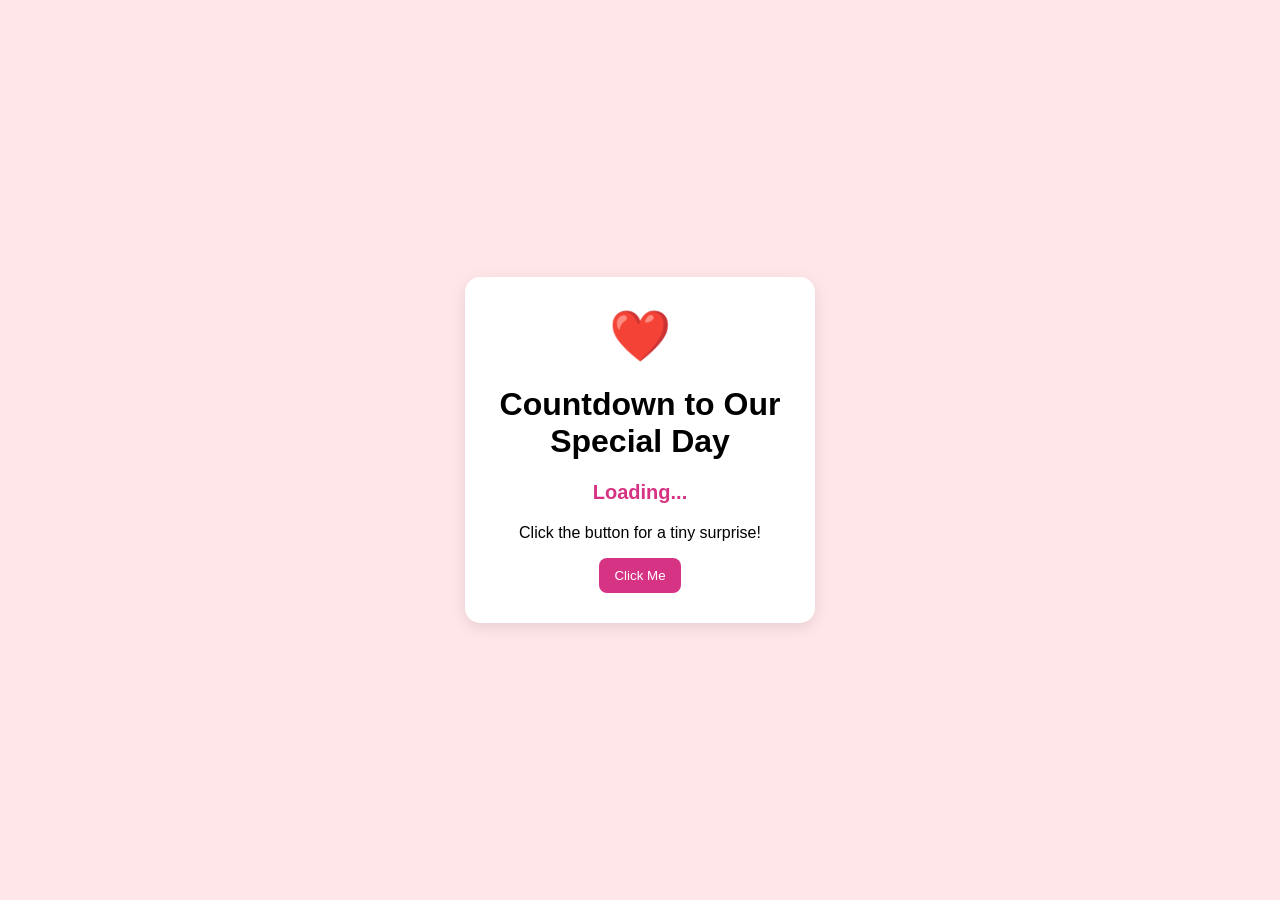
<file: index.html>
<!DOCTYPE html>
<html lang="en">
<head>
    <meta name="viewport" content="width=device-width, initial-scale=1.0">
  <meta charset="UTF-8">
  <title>Countdown for You ❤️</title>
  <link rel="stylesheet" href="style..css">
</head>
<body>

  <div class="card">
    <div class="heart">❤️</div>
    <h1>Countdown to Our Special Day</h1>
    
    <div id="timer">Loading...</div>
    
    <p class="note">Click the button for a tiny surprise!</p>
    <button id="surpriseBtn">Click Me</button>
    <p id="surpriseText" class="hidden">I can't wait to celebrate with you!</p>
  </div>

  <script src="script.js"></script>
</body>
</html>
</file>
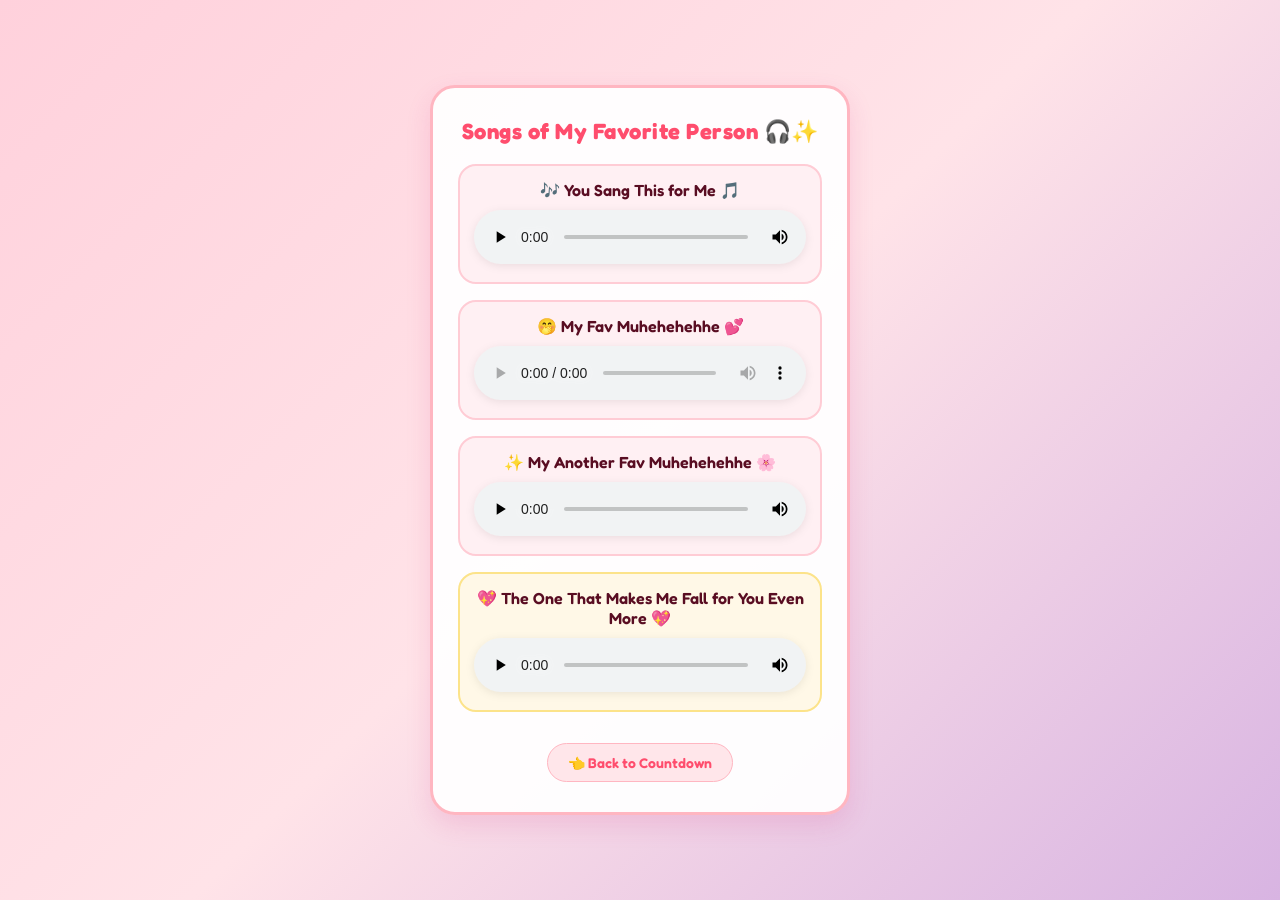
<file: music.html>
<!DOCTYPE html>
<html lang="en">
<head>
  <meta charset="UTF-8">
  <meta name="viewport" content="width=device-width, initial-scale=1.0">
  <title>Voice Notes & Songs For You 💖</title>
  
  <!-- Cute Google Font: Fredoka -->
  <link rel="preconnect" href="https://fonts.googleapis.com">
  <link rel="preconnect" href="https://fonts.gstatic.com" crossorigin>
  <link href="https://fonts.googleapis.com/css2?family=Fredoka:wght@400;600&display=swap" rel="stylesheet">
  
  <!-- Linking your CSS -->
  <link rel="stylesheet" href="audio.css">
</head>
<body>

  <div class="card">
    <h1 class="main-title">Songs of My Favorite Person 🎧✨</h1>

    <div class="song-list">
      
      <div class="song-box">
        <p class="song-title">🎶 You Sang This for Me 🎵</p>
        <audio controls>
          <source src="song.ogg" type="audio/ogg">
        </audio>
      </div>

      <div class="song-box">
        <p class="song-title">🤭 My Fav Muhehehehhe 💕</p>
        <audio controls>
          <source src="song2.mp4" type="audio/mp4">
        </audio>
      </div>

      <div class="song-box">
        <p class="song-title">✨ My Another Fav Muhehehehhe 🌸</p>
        <audio controls>
          <source src="song3.ogg" type="audio/ogg">
        </audio>
      </div>

      <div class="song-box Highlight">
        <p class="song-title">💖 The One That Makes Me Fall for You Even More 💖</p>
        <audio controls>
          <source src="song4.ogg" type="audio/mp4">
        </audio>
      </div>

    </div>

    <a href="index.html" class="back-link">👈 Back to Countdown</a>
    
  </div>
<script>
    // 1. Select all audio elements on the page
    const allAudios = document.querySelectorAll("audio");

    // 2. Loop through every audio player
    allAudios.forEach(function(audio) {
      // 3. Listen for when any audio starts playing
      audio.addEventListener("play", function() {
        // 4. Pause every OTHER audio player that is not the current one
        allAudios.forEach(function(otherAudio) {
          if (otherAudio !== audio) {
            otherAudio.pause();
          }
        });
      });
    });
  </script>
</body>
</html>
</body>
</html>
</file>
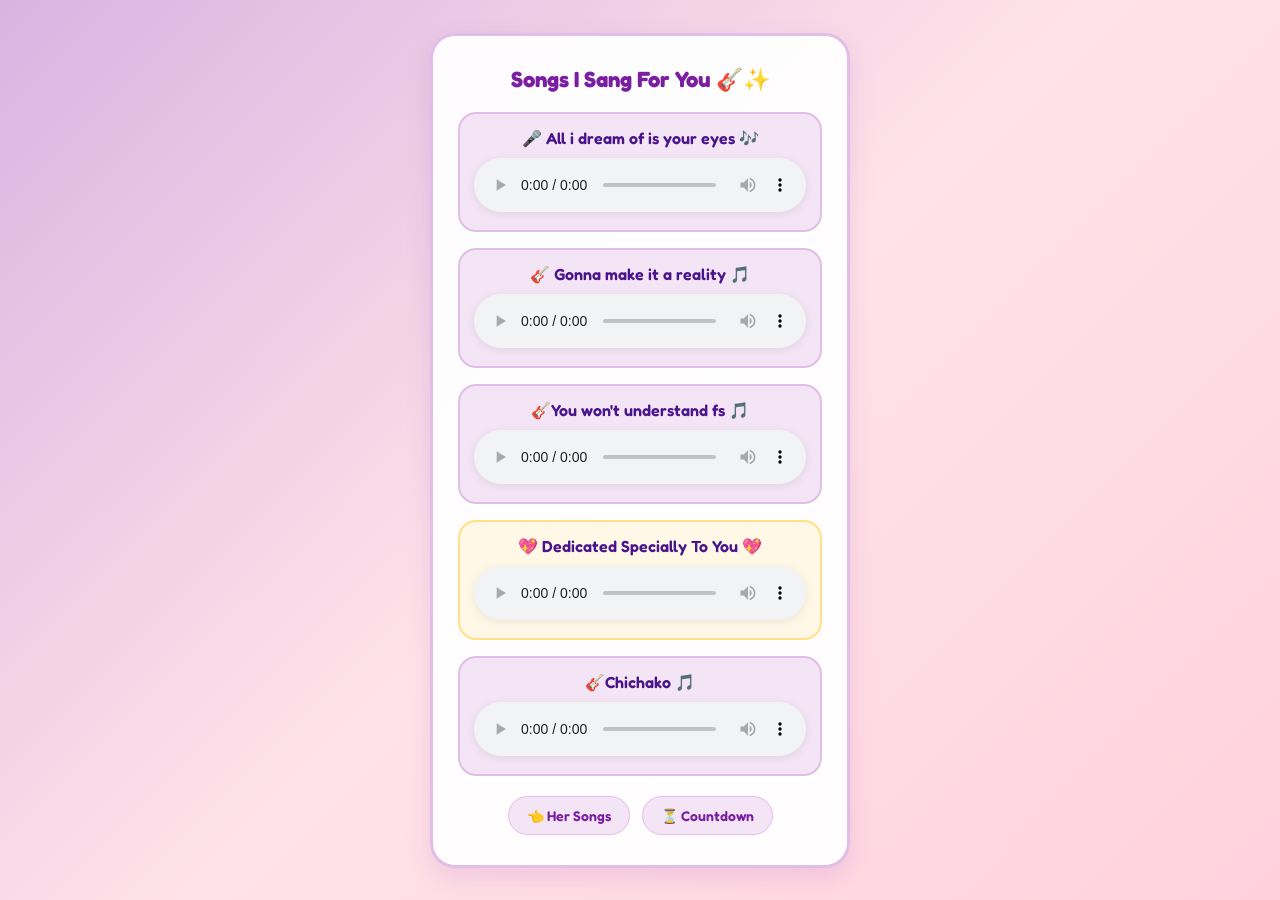
<file: pratik.html>
<!DOCTYPE html>
<html lang="en">
<head>
  <meta charset="UTF-8">
  <meta name="viewport" content="width=device-width, initial-scale=1.0">
  <title>My Songs For You 🎸💖</title>
  
  <!-- Cute Google Font: Fredoka -->
  <link rel="preconnect" href="https://fonts.googleapis.com">
  <link rel="preconnect" href="https://fonts.gstatic.com" crossorigin>
  <link href="https://fonts.googleapis.com/css2?family=Fredoka:wght@400;600&display=swap" rel="stylesheet">
  
  <!-- Linking your existing stylesheet -->
  <link rel="stylesheet" href="pratik.css">
</head>
<body>

  <div class="card">
    <h1 class="main-title">Songs I Sang For You 🎸✨</h1>

    <div class="song-list">
      
      <div class="song-box">
        <p class="song-title">🎤 All i dream of is your eyes 🎶</p>
        <audio controls>
          <source src="./pj/eyes.mp4" type="audio/mpeg">
        </audio>
      </div>

      <div class="song-box">
        <p class="song-title">🎸 Gonna make it a reality 🎵</p>
        <audio controls>
          <source src="./pj/janam.mp4" type="audio/mpeg">
        </audio>
      </div>
      <div class="song-box">
        <p class="song-title">🎸You won't understand fs  🎵</p>
        <audio controls>
          <source src="./pj/saudebaazi.mp4"type="audio/mpeg">
        </audio>
      </div>

      <div class="song-box Highlight">
        <p class="song-title">💖 Dedicated Specially To You 💖</p>
        <audio controls>
          <source src="./pj/sason.mp4" type="audio/mpeg">
        </audio>
      </div>
<div class="song-box">
        <p class="song-title">🎸Chichako  🎵</p>
        <audio controls>
          <source src="./pj/chichako.mp4"type="audio/mpeg">
        </audio>
      </div>
    </div>

    <!-- Navigation Buttons -->
    <div class="nav-buttons">
      <a href="music.html" class="back-link">👈 Her Songs</a>
      <a href="index.html" class="back-link">⏳ Countdown</a>
    </div>
  </div>

  <!-- Script to pause other tracks when one plays -->
  <script>
    const allAudios = document.querySelectorAll("audio");
    allAudios.forEach(function(audio) {
      audio.addEventListener("play", function() {
        allAudios.forEach(function(otherAudio) {
          if (otherAudio !== audio) {
            otherAudio.pause();
          }
        });
      });
    });
  </script>

</body>
</html>
</file>
<file: style..css>
/* Add this snippet at the top of style.css */
* {
  box-sizing: border-box;
}
body {
  background-color: #ffe6e8;
  font-family: Arial, sans-serif;
  display: flex;
  justify-content: center;
  align-items: center;
  height: 100vh;
  margin: 0;
}

.card {
  background: white;
  padding: 30px;
  border-radius: 15px;
  text-align: center;
  box-shadow: 0 4px 15px rgba(0, 0, 0, 0.1);
  max-width: 350px;
}

.heart {
  font-size: 50px;
  animation: pulse 1s infinite alternate;
  -webkit-animation: pulse 1s infinite alternate;
}

@keyframes pulse {
  from { transform: scale(1); }
  to { transform: scale(1.2); }
}

#timer {
  font-size: 20px;
  font-weight: bold;
  color: #d63384;
  margin: 20px 0;
}

.hidden {
  display: none;
}

button {
  background-color: #d63384;
  color: white;
  border: none;
  padding: 10px 15px;
  border-radius: 8px;
  cursor: pointer;
}

button:hover {
  background-color: #b02a6b;
}
</file>
<file: audio.css>
/* Add this snippet at the top of style.css */
* {
  box-sizing: border-box;
}
/* Page Background & Font */
body {
  background: linear-gradient(135deg, #ffd1dc 0%, #ffe3e8 50%, #d8b4e2 100%);
  font-family: 'Fredoka', cursive, sans-serif;
  min-height: 100vh;
  margin: 0;
  display: flex;
  justify-content: center;
  align-items: center;
  padding: 20px;
}

/* Main Outer Container Card */
.card {
  background: rgba(255, 255, 255, 0.95);
  border-radius: 25px;
  padding: 30px 25px;
  box-shadow: 0 10px 25px rgba(214, 51, 132, 0.15);
  border: 3px solid #ffb6c1;
  max-width: 420px;
  width: 100%;
  text-align: center;
}

/* Main Title */
.main-title {
  color: #ff4d6d;
  font-size: 22px;
  margin-top: 0;
  margin-bottom: 20px;
  letter-spacing: 0.5px;
}

/* Individual Song Card Boxes */
.song-box {
  background: #fff0f3;
  border: 2px solid #ffccd5;
  border-radius: 18px;
  padding: 14px;
  margin-bottom: 16px;
  transition: transform 0.2s ease, box-shadow 0.2s ease;
}

.song-box:hover {
  transform: translateY(-3px);
  box-shadow: 0 6px 15px rgba(255, 77, 109, 0.15);
}

/* Highlight the last favorite box with soft gold border */
.song-box.Highlight {
  background: #fff8e7;
  border: 2px solid #fce38a;
}

/* Song Title Text */
.song-title {
  color: #590d22;
  font-size: 16px;
  font-weight: 600;
  margin: 0 0 10px 0;
}

/* Audio Player Custom Colors & Curved Edges */
audio {
  width: 100%;
  border-radius: 20px;
  outline: none;
  filter: drop-shadow(0px 2px 4px rgba(0,0,0,0.08));
}

/* Cute Back Button */
.back-link {
  display: inline-block;
  margin-top: 15px;
  color: #ff4d6d;
  background-color: #ffe6ea;
  text-decoration: none;
  font-weight: 600;
  font-size: 14px;
  padding: 10px 20px;
  border-radius: 20px;
  border: 1.5px solid #ffb6c1;
  transition: all 0.2s ease;
}

.back-link:hover {
  background-color: #ff4d6d;
  color: #ffffff;
}
</file>
<file: pratik.css>
/* Box Sizing Reset */
* {
  box-sizing: border-box;
}

/* Background & Body Setup */
body {
  background: linear-gradient(135deg, #d8b4e2 0%, #ffe3e8 50%, #ffd1dc 100%);
  font-family: 'Fredoka', 'Segoe UI', Tahoma, Geneva, Verdana, sans-serif;
  min-height: 100vh;
  margin: 0;
  display: flex;
  justify-content: center;
  align-items: center;
  padding: 20px;
}

/* Main Outer Container */
.card {
  background: rgba(255, 255, 255, 0.95);
  border-radius: 25px;
  padding: 30px 25px;
  box-shadow: 0 10px 25px rgba(186, 104, 200, 0.2);
  border: 3px solid #e1bee7;
  max-width: 420px;
  width: 100%;
  text-align: center;
}

/* Main Title */
.main-title {
  color: #7b1fa2;
  font-size: 22px;
  margin-top: 0;
  margin-bottom: 20px;
}

/* Individual Song Container */
.song-box {
  background: #f3e5f5;
  border: 2px solid #e1bee7;
  border-radius: 18px;
  padding: 14px;
  margin-bottom: 16px;
  transition: transform 0.2s ease, box-shadow 0.2s ease;
}

.song-box:hover {
  transform: translateY(-3px);
  box-shadow: 0 6px 15px rgba(123, 31, 162, 0.15);
}

/* Highlight Box for Dedicated Song */
.song-box.Highlight {
  background: #fff8e7;
  border: 2px solid #ffe082;
}

/* Song Title Text */
.song-title {
  color: #4a148c;
  font-size: 16px;
  font-weight: 600;
  margin: 0 0 10px 0;
}

/* Audio Player */
audio {
  width: 100%;
  border-radius: 20px;
  outline: none;
  filter: drop-shadow(0px 2px 4px rgba(0, 0, 0, 0.08));
}

/* Navigation Buttons Container */
.nav-buttons {
  display: flex;
  justify-content: center;
  gap: 12px;
  flex-wrap: wrap;
  margin-top: 20px;
}

/* Back Link Styling */
.back-link {
  display: inline-block;
  color: #7b1fa2;
  background-color: #f3e5f5;
  text-decoration: none;
  font-weight: 600;
  font-size: 14px;
  padding: 10px 18px;
  border-radius: 20px;
  border: 1.5px solid #e1bee7;
  transition: all 0.2s ease;
}

.back-link:hover {
  background-color: #7b1fa2;
  color: #ffffff;
}
</file>
